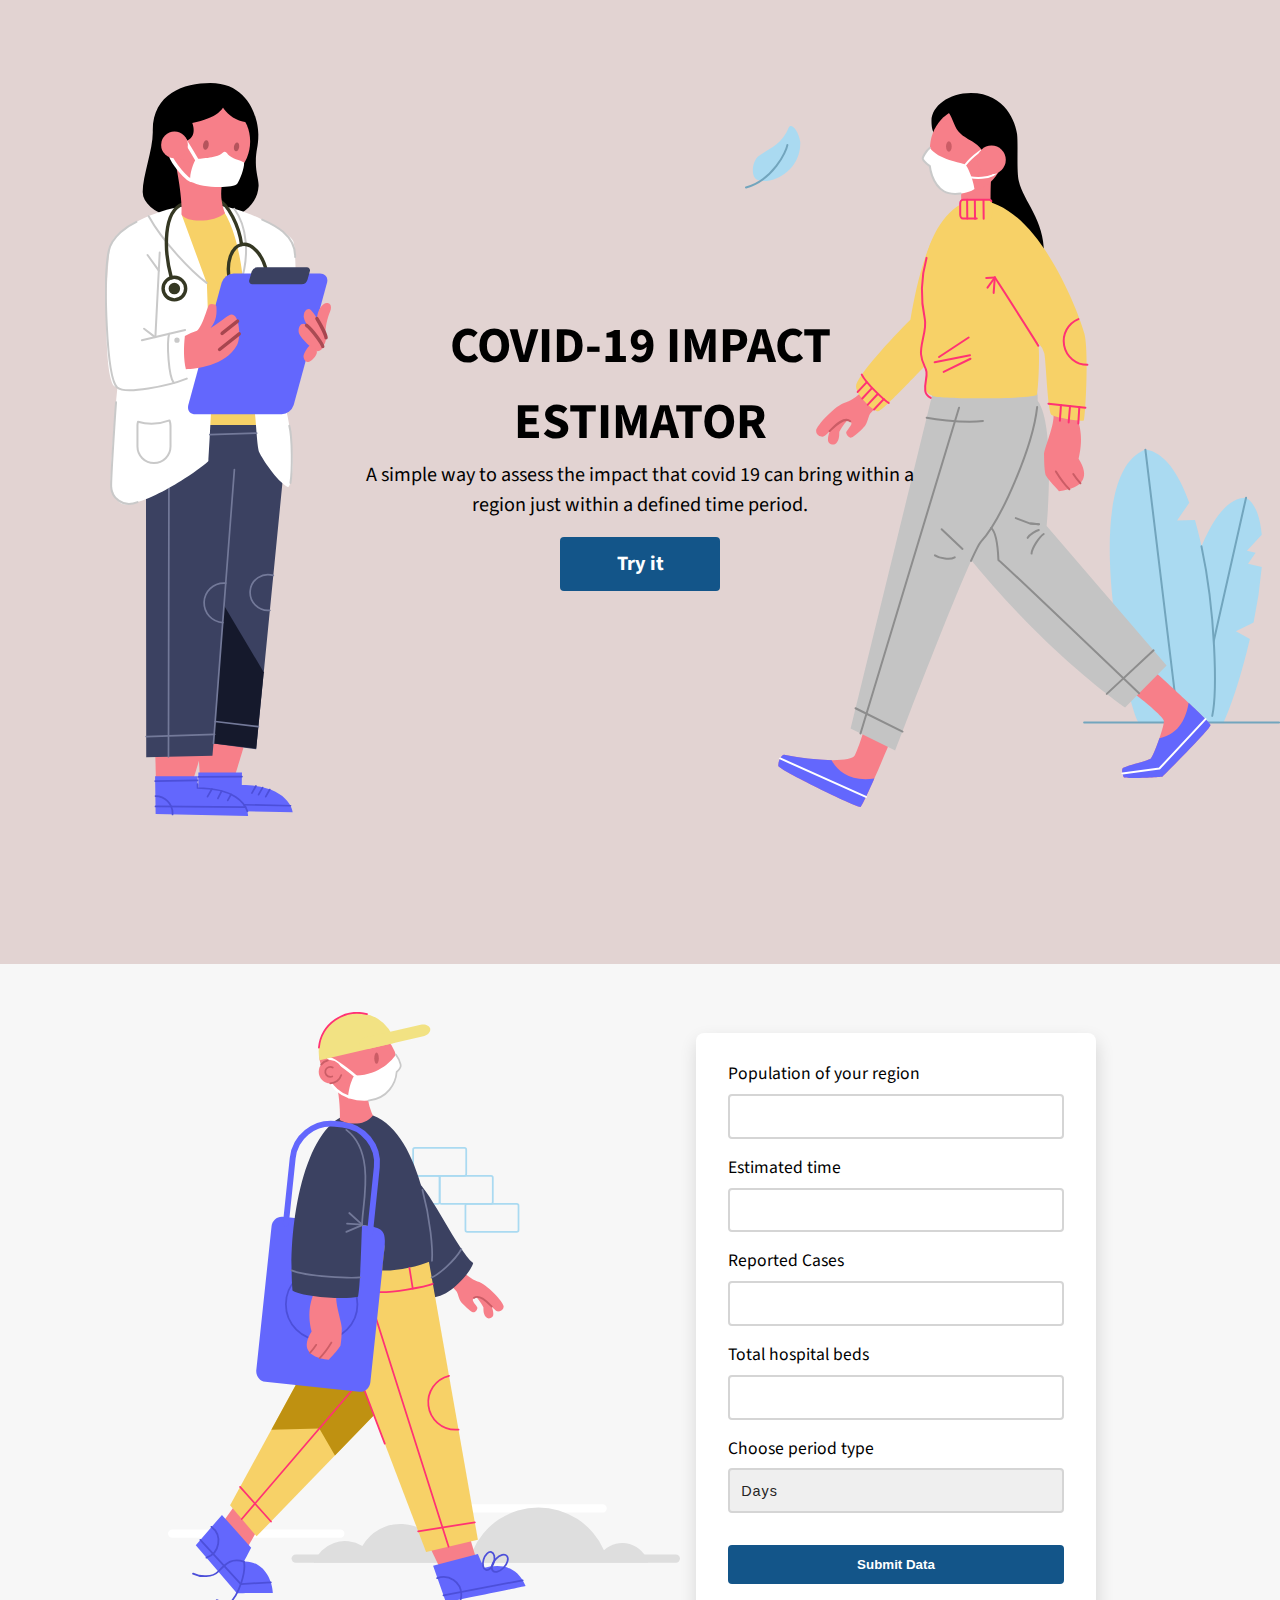
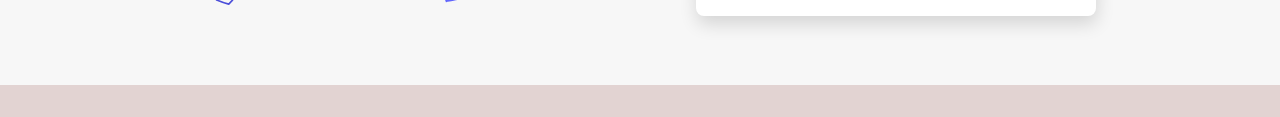
<file: index.html>
<!DOCTYPE html>
<html class="no-js" lang="en">

<head>
    <meta charset="utf-8">
    <meta http-equiv="X-UA-Compatible" content="IE=edge">
    <title>Covid-19 Estimator</title>
    <meta name="description" content="Impact estimator for covid 19">
    <meta name="author" content="Bless Darah">
    <meta name="viewport" content="width=device-width, initial-scale=1">

    <link rel="icon" type="image/png" sizes="16x16" href="favicons/favicon-16x16.png">
    <link rel="icon" type="image/png" sizes="96x96" href="favicons/favicon-96x96.png">
    <link rel="icon" type="image/png" sizes="32x32" href="favicons/favicon-32x32.png">

    <!-- custom styling -->
    <link rel="stylesheet" href="src/css/main.css">
</head>

<body>

    <main>
        <div class="hero">
            <div class="hero__container">
                <div class="hero__content">
                    <h1>Covid-19 Impact Estimator</h1>
                    <p>A simple way to assess the impact that covid 19 can bring within a region just within a defined time period.</p>
                    <a href="#impact-form" class="btn btn-success">Try it</a>
                </div>
            </div>
        </div>

        <!-- form -->
        <div class="container form-container">
            <img src="imgs/mask-man.svg" alt="Man wearing nose mask against corona illustration" class="illustration">
            <form method="get" action="#" class="form" id="impact-form">
                <div class="form-group">
                    <label for="population">Population of your region</label>
                    <input id="population" class="form-control" type="number" name="population" data-population>
                </div>

                <div class="form-group">
                    <label for="timeToElapse">Estimated time</label>
                    <input id="timeToElapse" class="form-control" type="number" name="timeToElapse" data-time-to-elapse>
                </div>

                <!-- reported cases -->
                <div class="form-group">
                    <label for="reportedCases">Reported Cases</label>
                    <input id="reportedCases" class="form-control" type="number" name="reportedCases" data-reported-cases>
                </div>

                <!-- Total hospital beds -->
                <div class="form-group">
                    <label for="totalHospitalBeds">Total hospital beds</label>
                    <input id="totalHospitalBeds" class="form-control" type="number" name="totalHopitalBeds" data-total-hospital-beds>
                </div>

                <!-- Period type -->
                <div class="form-group">
                    <label for="periodType">Choose period type</label>
                    <select id="periodType" class="form-select" name="periodType" data-period-type>
                        <option value="days" selected>Days</option>
                        <option value="weeks">weeks</option>
                        <option value="months">Months</option>
                    </select>
                </div>

                <!-- submit button -->
                <input type="submit" class="btn btn-success" name="goEstimate" value="Submit Data" data-go-estimate>
            </form>
        </div>
    </main>

    <!-- bootstrap and dependencies -->
    <script src="src/main.js"></script>
</body>

</html>
</file>
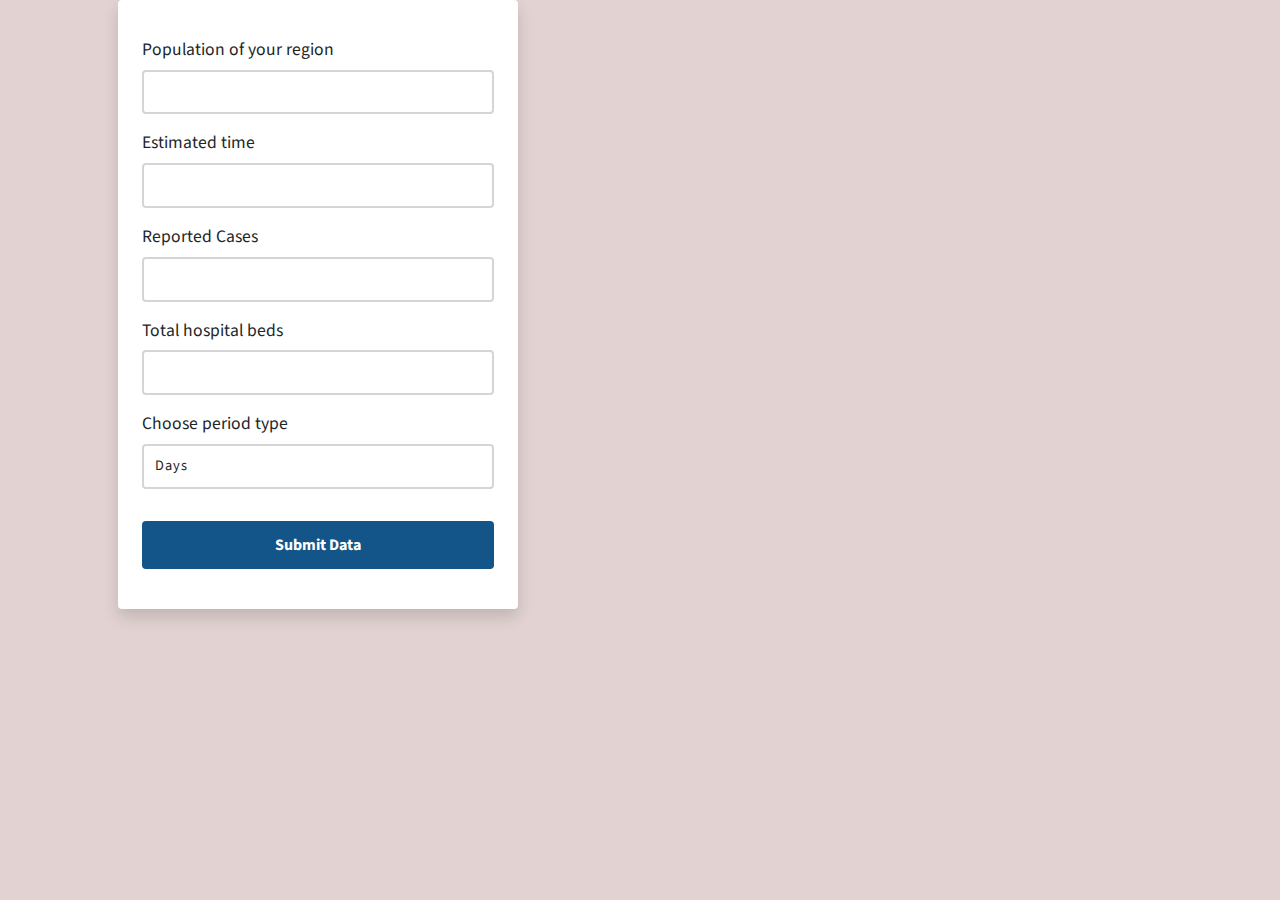
<file: src/index.html>
<!DOCTYPE html>
<html class="no-js" lang="en">

<head>
    <meta charset="utf-8">
    <meta http-equiv="X-UA-Compatible" content="IE=edge">
    <title>Covid-19 Estimator</title>
    <meta name="description" content="Impact estimator for covid 19">
    <meta name="author" content="Bless Darah">
    <meta name="viewport" content="width=device-width, initial-scale=1">

    <!-- bootstrap links -->
    <link rel="stylesheet" href="https://stackpath.bootstrapcdn.com/bootstrap/4.4.1/css/bootstrap.min.css" integrity="sha384-Vkoo8x4CGsO3+Hhxv8T/Q5PaXtkKtu6ug5TOeNV6gBiFeWPGFN9MuhOf23Q9Ifjh" crossorigin="anonymous">

    <!-- custom styling -->
    <link rel="stylesheet" href="css/main.css">
</head>

<body>

    <main>
        <div class="container d-flex align-items-center">
            <form method="get" action="#" class="bg-white shadow rounded px-4 py-4">
                <div class="form-group">
                    <label for="population">Population of your region</label>
                    <input id="population" class="form-control" type="number" name="population" data-population>
                </div>

                <div class="form-group">
                    <label for="timeToElapse">Estimated time</label>
                    <input id="timeToElapse" class="form-control" type="number" name="timeToElapse" data-time-to-elapse>
                </div>

                <!-- reported cases -->
                <div class="form-group">
                    <label for="reportedCases">Reported Cases</label>
                    <input id="reportedCases" class="form-control" type="number" name="reportedCases" data-reported-cases>
                </div>

                <!-- Total hospital beds -->
                <div class="form-group">
                    <label for="totalHospitalBeds">Total hospital beds</label>
                    <input id="totalHospitalBeds" class="form-control" type="number" name="totalHopitalBeds" data-total-hospital-beds>
                </div>

                <!-- Period type -->
                <div class="form-group">
                    <label for="periodType">Choose period type</label>
                    <select id="periodType" class="form-control" name="periodType">
                        <option value="days" selected>Days</option>
                        <option value="weeks">weeks</option>
                        <option value="months">Months</option>
                    </select>
                </div>

                <!-- submit button -->
                <input type="submit" class="btn btn-success" name="goEstimate" value="Submit Data" data-go-estimate>
            </form>
        </div>
    </main>


    <!-- bootstrap and dependencies -->
    <script src="estimator.js"></script>
</body>

</html>
</file>
<file: src/css/main.css>
@import url('https://fonts.googleapis.com/css2?family=Source+Sans+Pro:wght@400;600&display=swap');

:root {
  --darkblue: #161338;
  --blue: #135589;
  --cream: #e2d3d2;
  --shadow: 1px 8px 18px rgba(0, 0, 0, 0.14);
}
html {
  scroll-behavior: smooth;
}
* {
  margin: 0;
  padding: 0;
  box-sizing: border-box;
}

body {
  font-family: 'Source Sans Pro', 'Segoe UI', Tahoma, Geneva, Verdana, sans-serif;
  background-color : var(--cream);
  line-height: 1.5;
}

a {
  text-decoration: none;
  color: #fff;
}

.btn {
  display: inline-block;
  border-radius: 4px;
  padding: 10px;
  border: 2px solid transparent;
  cursor: pointer;
  transition: all 300ms ease-in-out;
  color: white;
}

.btn-success {
  background: var(--blue);
  font-weight: bold;
  width: 100%;
}

.btn:hover,
.btn:active {
  background: var(--darkblue);
  color: white;
}

.btn:focus {
  opacity: 0.9;
  box-shadow: var(--shadow);
}


/* hero */

.hero {
  height: 50vh;
  /*background-size: cover;*/
  margin-bottom: 2.5rem;
}

.hero__container {
  display: flex;
  align-items: center;
  justify-content: center;
  height: 100%;
  text-align: center;
  font-size: 105%;
}

.hero__content {
  max-width: 700px;
  width: 100%;
  padding: 0 3rem;
  font-size: 120%;
}

.hero__content h1 {
  text-transform: uppercase;
  display: inline-block;

  /*padding: .4rem 1rem;
  margin-bottom: 1rem;
  background: var(--darkblue);*/
}

.hero .btn {
  width: 10rem;
  margin-top: 1rem;
  background: var(--blue);
}

.hero .btn:hover {
  background: var(--darkblue);
  box-shadow: var(--shadow);
}

.hero .btn:active {
  transform: scale(1.05);
}

form {
  background: #fff;
  max-width: 25rem;
  width: 100%;
  margin: 0 1rem;
  padding: 1rem 2rem;
  border-radius: 8px;
  box-shadow: var(--shadow);
}

.form-group {
  margin: .8rem 0 1rem;
  display: flex;
  flex-flow: column;
}

label {
  font-size: 1.1rem;
  margin-bottom: .4rem;
}

.form-control,
.form-select {
  padding: .4rem .7rem;
  border-radius: 4px;
  display: block;
  height: 2.8rem;
  width: 100%;
  border: 2px solid #d5d5d5;
  font-size: .9rem;
  color: #252424;
  letter-spacing: 1px;
  transition: border 300ms ease;
  -webkit-appearance: none;
  -moz-appearance: none;
  appearance: none;
}

.form-control:focus {
  border-color: #161338;
  background: #f7f7f7;
}

form .btn {
  margin: 1rem 0;
}

.container {
  display: grid;
  place-items: center;
  padding: 0 2rem;
  margin-bottom: 2rem;
}

.form-container {
  display: flex;
  flex-flow: column;
}

.form-container .illustration {
  width: 15rem;
  margin-bottom: 2rem;
}

.illustration {
  max-width: 100%;
  height: auto !important;
}

@media screen and (min-width: 768px) {
  /* hero section */
  .hero {
    height: 100vh;
    margin-bottom: 4rem;
  }

  .hero__content h1 {
    font-size: 250%;
    font-weight: bold;
  }

  /* form container area */
  .form-container {
    flex-flow: row wrap;
    justify-content: center;
    background: #f7f7f7;
    padding: 3rem 0;
  }
  .form-container .illustration {
    flex-basis: 32em;
  }
  .form-container .form {
    flex: 3;
  }
}

@media screen and (min-width: 1024px) {
  .hero {
    background: url("../../imgs/doctor-woman.svg") no-repeat 10% center,
      url("../../imgs/mask-woman.svg") no-repeat center right;
  }
}
</file>
